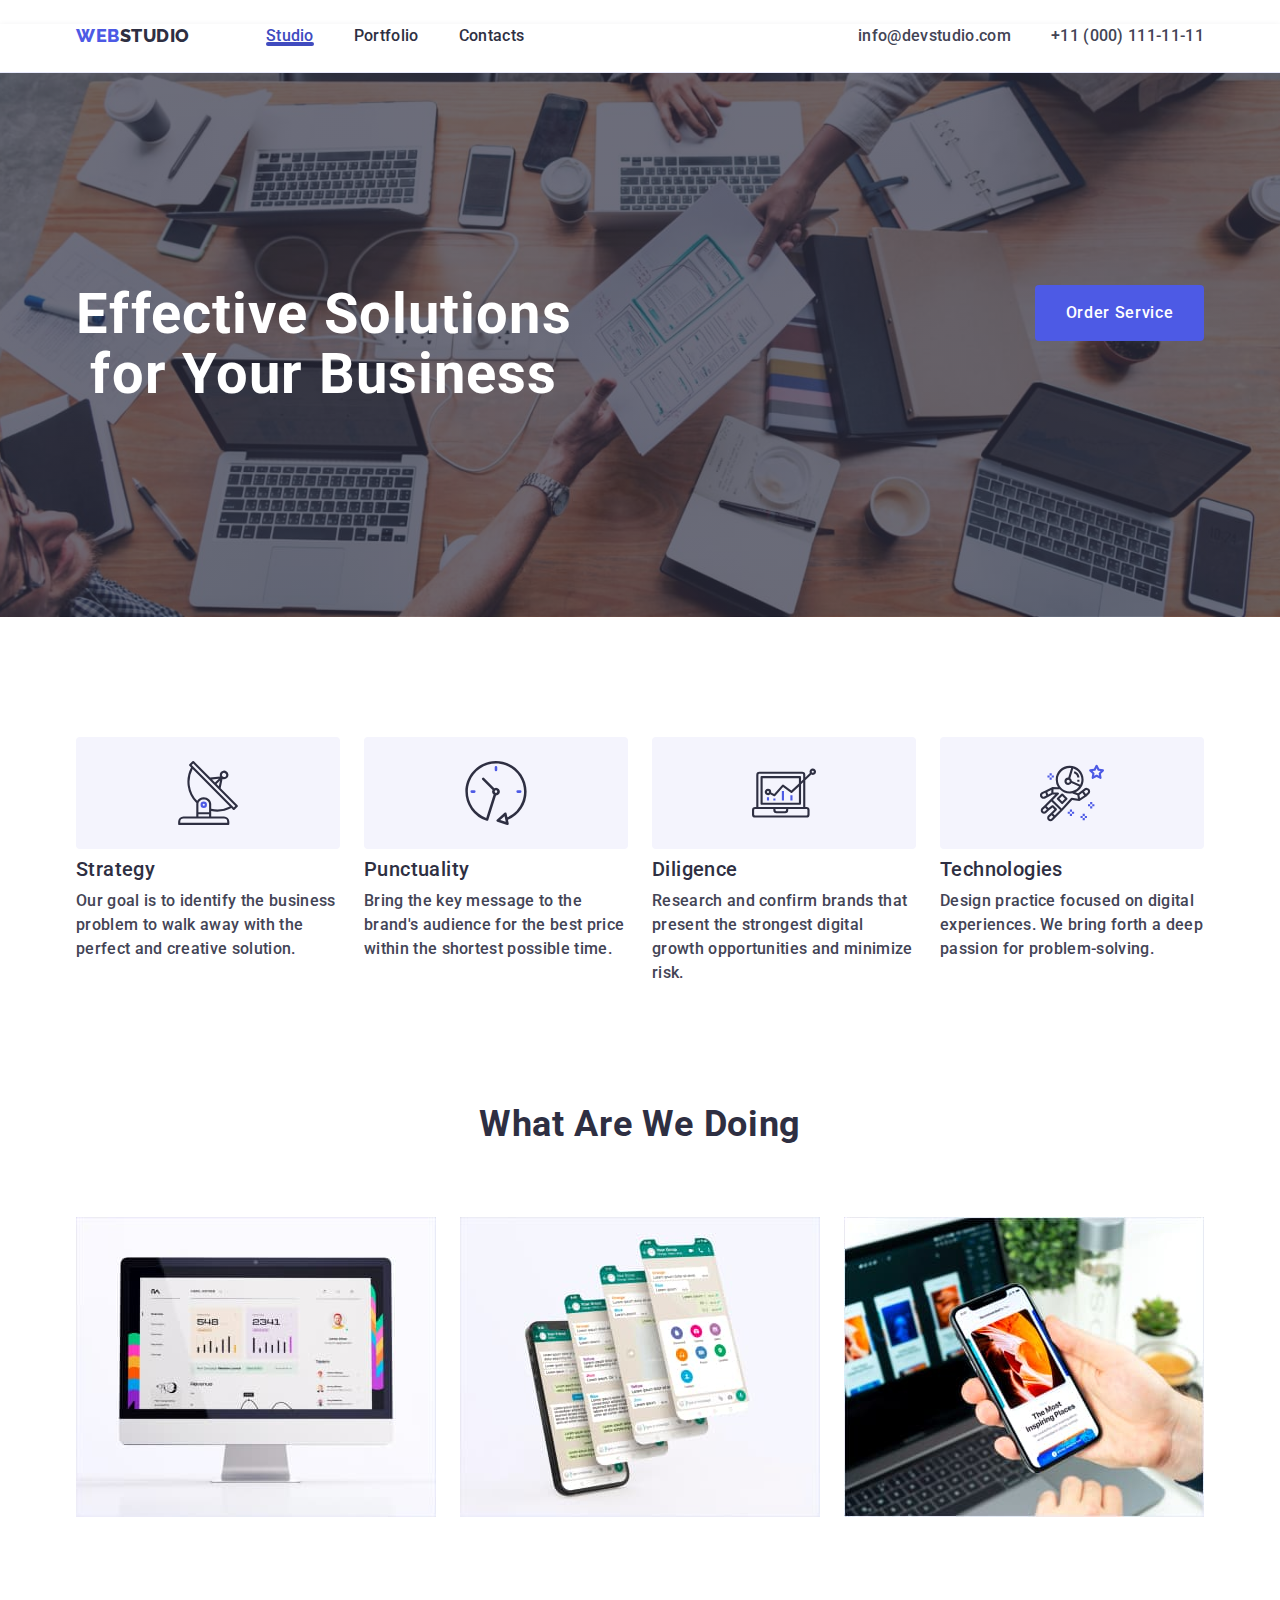
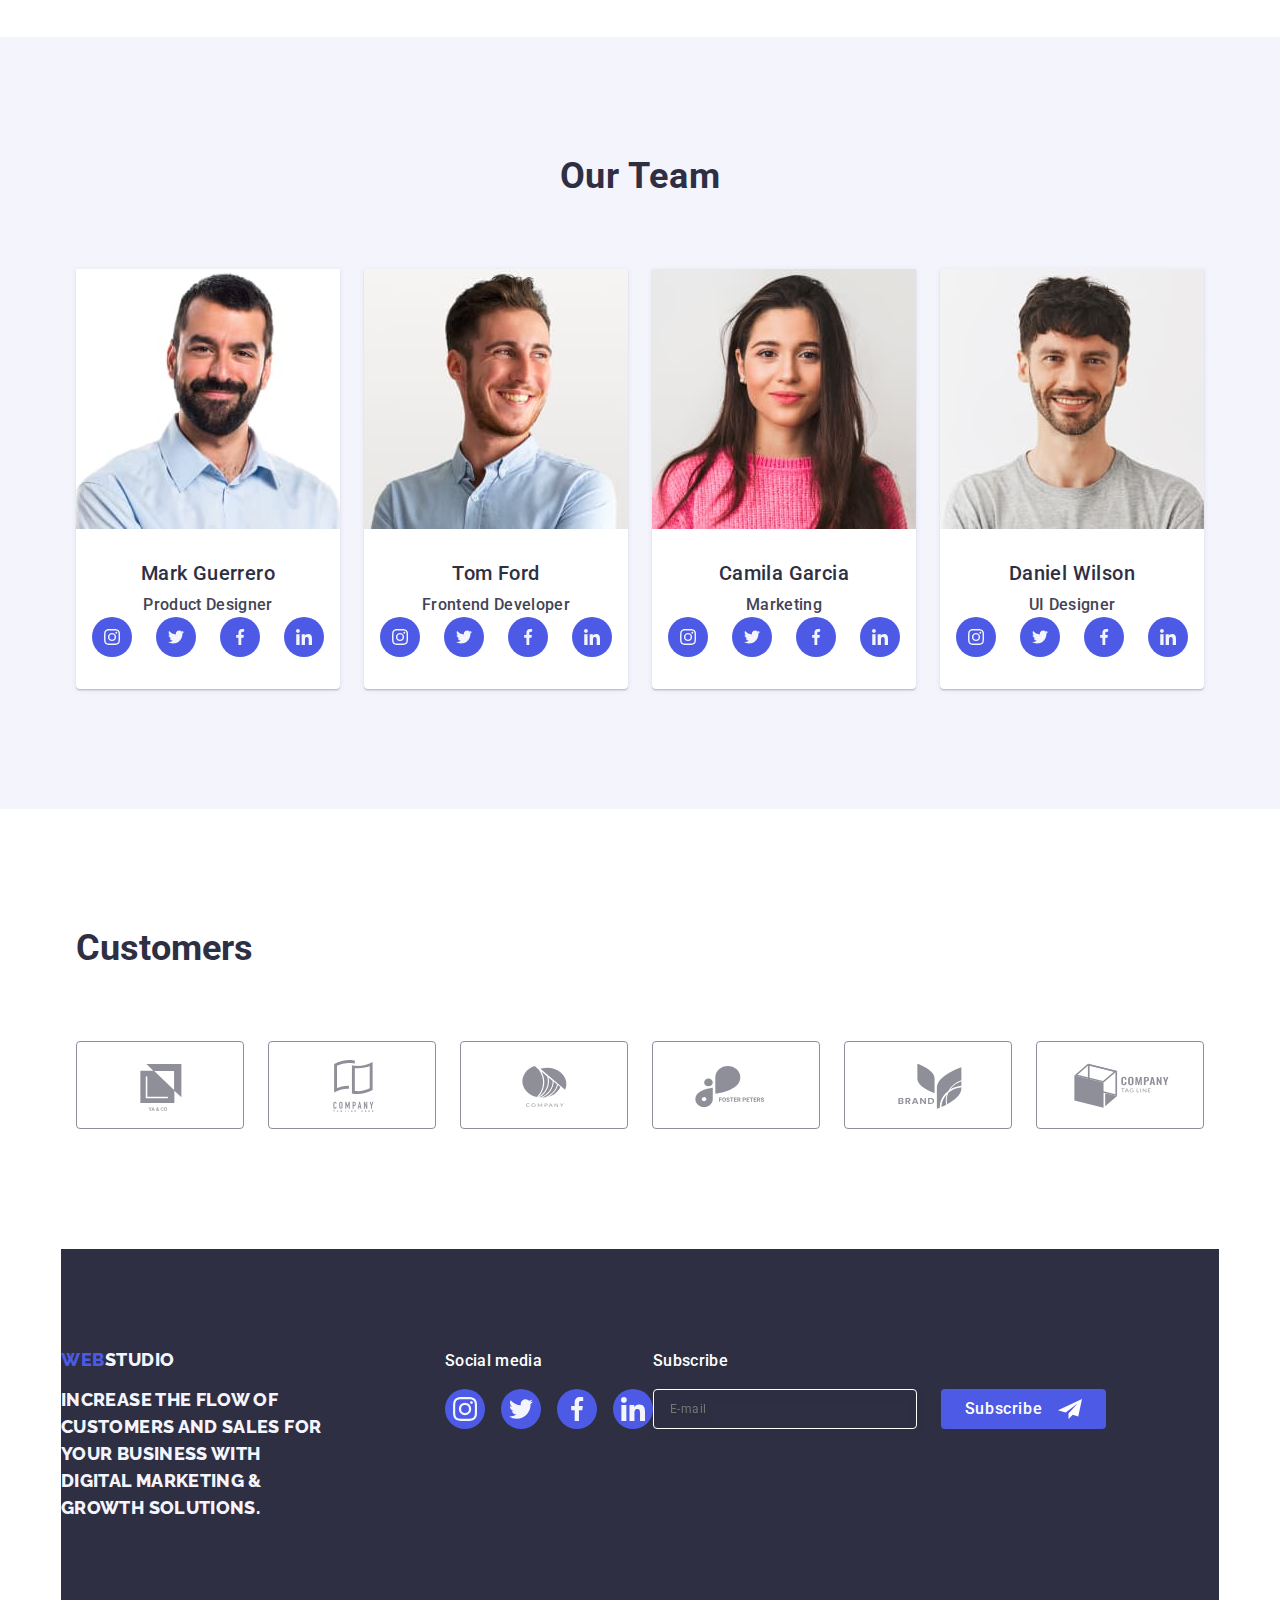
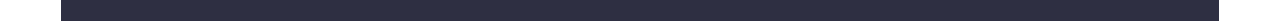
<file: index.html>
<!DOCTYPE html>
<html lang="en">
  <head>
    <meta charset="UTF-8" />
    <meta name="viewport" content="width=device-width, initial-scale=1.0" />
    <title>Document</title>
    <link
      rel="stylesheet"
      href="https://cdn.jsdelivr.net/npm/modern-normalize@2.0.0/modern-normalize.min.css"
    />
    <!-- styles -->
    <link rel="stylesheet" href="./css/style.css" />
    <!-- fonts -->
    <link rel="preconnect" href="https://fonts.googleapis.com" />
    <link rel="preconnect" href="https://fonts.gstatic.com" crossorigin />
    <link
      href="https://fonts.googleapis.com/css2?family=Raleway:wght@800&display=swap"
      rel="stylesheet"
    />
    <!-- roboto -->
    <link rel="preconnect" href="https://fonts.googleapis.com" />
    <link rel="preconnect" href="https://fonts.gstatic.com" crossorigin />
    <link
      href="https://fonts.googleapis.com/css2?family=Roboto:wght@400;500;700;900&display=swap"
      rel="stylesheet"
    />
  </head>
  <body>
    <header class="headder-border-style">
      <div class="headder-container container">
        <nav class="navigation-container">
          <a
            href="./index.html"
            target="_self"
            class="navigation link logo-block"
            >Web<span class="second-logo-part">Studio</span></a
          >
          <ul class="list nav-list-cont">
            <li>
              <a
                href="./index.html"
                target="_self"
                class="first-link-nav link main-pg active"
              >
                Studio
              </a>
            </li>
            <li>
              <a
                href="./portfolio.html"
                target="_self"
                class="first-link-nav link nav-link-box main-pg"
              >
                Portfolio
              </a>
            </li>
            <li>
              <a
                href=""
                target="_self"
                class="first-link-nav link nav-link-box main-pg"
              >
                Contacts
              </a>
            </li>
          </ul>
        </nav>
        <address class="address-style">
          <ul class="list address-link-box">
            <li>
              <a
                href="mailto:info@devstudio.com"
                target="_blank"
                class="address-link-style link active"
                >info@devstudio.com</a
              >
            </li>
            <li>
              <a
                href="tel:+110001111111"
                target="_blank"
                class="address-link-style link active"
              >
                +11 (000) 111-11-11
              </a>
            </li>
          </ul>
        </address>
      </div>
    </header>
    <main>
      <!--hero section-->
      <section class="first-section-container">
        <div class="container headder-container">
          <h1 class="first-section-h-first-style first-section-h-box">
            Effective Solutions for Your Business
          </h1>
          <button
            type="button"
            data-modal-open
            class="btn-style hero-section-btn-box"
          >
            Order Service
          </button>
        </div>
      </section>

      <!--benefits Section-->
      <section class="seond-section-container">
        <div class="container">
          <h2 class="visually-hidden">section2</h2>
          <ul class="list second-section-ul-box">
            <li class="second-section-li-box">
              <div class="second-section-icon">
                <svg width="64" height="64">
                  <use href="./images/icons.svg#icon-antenna-one"></use>
                </svg>
              </div>
              <h3
                class="second-section-h-third-style second-section-h-third-box"
              >
                Strategy
              </h3>
              <p class="second-section-p-style">
                Our goal is to identify the business problem to walk away with
                the perfect and creative solution.
              </p>
            </li>
            <li class="second-section-li-box">
              <div class="second-section-icon">
                <svg width="64" height="64">
                  <use href="./images/icons.svg#icon-clock-one"></use>
                </svg>
              </div>
              <h3
                class="second-section-h-third-style second-section-h-third-box"
              >
                Punctuality
              </h3>
              <p class="second-section-p-style">
                Bring the key message to the brand's audience for the best price
                within the shortest possible time.
              </p>
            </li>
            <li class="second-section-li-box">
              <div class="second-section-icon">
                <svg width="64" height="64">
                  <use href="./images/icons.svg#icon-diagram-one"></use>
                </svg>
              </div>
              <h3
                class="second-section-h-third-style second-section-h-third-box"
              >
                Diligence
              </h3>
              <p class="second-section-p-style">
                Research and confirm brands that present the strongest digital
                growth opportunities and minimize risk.
              </p>
            </li>
            <li class="second-section-li-box">
              <div class="second-section-icon">
                <svg width="64" height="64">
                  <use href="./images/icons.svg#icon-astronaut-one"></use>
                </svg>
              </div>
              <h3
                class="second-section-h-third-style second-section-h-third-box"
              >
                Technologies
              </h3>
              <p class="second-section-p-style">
                Design practice focused on digital experiences. We bring forth a
                deep passion for problem-solving.
              </p>
            </li>
          </ul>
        </div>
      </section>

      <!--what are we doing section-->
      <section class="third-section-container">
        <div class="container">
          <h2 class="third-section-h-second-style third-section-h-box">
            What are we doing
          </h2>
          <ul class="list third-section-ul-box">
            <li class="third-section-li-box">
              <img
                src="./images/whatAreWeDoing-section/monitor.jpg"
                alt="monitor"
                width="360"
                height="300"
              />
            </li>
            <li class="third-section-li-box">
              <img
                src="./images/whatAreWeDoing-section/mobile_windows.jpg"
                alt="mobile windows"
                width="360"
                height="300"
              />
            </li>
            <li class="third-section-li-box">
              <img
                src="./images/whatAreWeDoing-section/phone_in_hand.jpg"
                alt="phone in hand"
                width="360"
                height="300"
              />
            </li>
          </ul>
        </div>
      </section>

      <!--our team section-->
      <section class="fourth-section-style fourth-section-container">
        <div class="container">
          <h2 class="fourth-section-h-styles fourth-section-h-second-box">
            Our Team
          </h2>
          <ul class="list fourth-section-ul-box">
            <li class="fourth-section-li-style fourth-section-li-box">
              <img
                src="./images/ourTeam-section/mark_guerrero.jpg"
                alt="Mark Guerrero"
                width="264"
                height="260"
              />
              <div class="fourth-section-card-info-box">
                <h3
                  class="second-section-h-third-style fourth-section-card-h-box"
                >
                  Mark Guerrero
                </h3>
                <p class="second-section-p-style fourth-section-card-p-box">
                  Product Designer
                </p>
                <ul class="fourth-section-card-link list">
                  <li class="card-icon">
                    <a href="" class="a-box-style">
                      <svg width="16" height="16" class="links-icons-style">
                        <use
                          href="./images/icons.svg#icon-instagram-second"
                        ></use>
                      </svg>
                    </a>
                  </li>
                  <li class="card-icon">
                    <a href="" class="a-box-style">
                      <svg width="16" height="16" class="links-icons-style">
                        <use href="./images/icons.svg#icon-twitter-one"></use>
                      </svg>
                    </a>
                  </li>
                  <li class="card-icon">
                    <a href="" class="a-box-style">
                      <svg width="16" height="16" class="links-icons-style">
                        <use href="./images/icons.svg#icon-facebook-one"></use>
                      </svg>
                    </a>
                  </li>
                  <li class="card-icon">
                    <a href="" class="a-box-style">
                      <svg width="16" height="16" class="links-icons-style">
                        <use href="./images/icons.svg#icon-linkedin-one"></use>
                      </svg>
                    </a>
                  </li>
                </ul>
              </div>
            </li>
            <li class="fourth-section-li-style fourth-section-li-box">
              <img
                src="./images/ourTeam-section/tom_ford.jpg"
                alt="Tom Ford"
                width="264"
                height="260"
              />
              <div class="fourth-section-card-info-box">
                <h3
                  class="second-section-h-third-style fourth-section-card-h-box"
                >
                  Tom Ford
                </h3>
                <p class="second-section-p-style fourth-section-card-p-box">
                  Frontend Developer
                </p>
                <ul class="fourth-section-card-link list">
                  <li class="card-icon">
                    <a href="" class="a-box-style">
                      <svg width="16" height="16" class="links-icons-style">
                        <use
                          href="./images/icons.svg#icon-instagram-second"
                        ></use>
                      </svg>
                    </a>
                  </li>
                  <li class="card-icon">
                    <a href="" class="a-box-style">
                      <svg width="16" height="16" class="links-icons-style">
                        <use href="./images/icons.svg#icon-twitter-one"></use>
                      </svg>
                    </a>
                  </li>
                  <li class="card-icon">
                    <a href="" class="a-box-style">
                      <svg width="16" height="16" class="links-icons-style">
                        <use href="./images/icons.svg#icon-facebook-one"></use>
                      </svg>
                    </a>
                  </li>
                  <li class="card-icon">
                    <a href="" class="a-box-style">
                      <svg width="16" height="16" class="links-icons-style">
                        <use href="./images/icons.svg#icon-linkedin-one"></use>
                      </svg>
                    </a>
                  </li>
                </ul>
              </div>
            </li>
            <li class="fourth-section-li-style fourth-section-li-box">
              <img
                src="./images/ourTeam-section/camila_garcia.jpg"
                alt="Camila Garcia"
                width="264"
                height="260"
              />
              <div class="fourth-section-card-info-box">
                <h3
                  class="second-section-h-third-style fourth-section-card-h-box"
                >
                  Camila Garcia
                </h3>
                <p class="second-section-p-style fourth-section-card-p-box">
                  Marketing
                </p>
                <ul class="fourth-section-card-link list">
                  <li class="card-icon">
                    <a href="" class="a-box-style">
                      <svg width="16" height="16" class="links-icons-style">
                        <use
                          href="./images/icons.svg#icon-instagram-second"
                        ></use>
                      </svg>
                    </a>
                  </li>
                  <li class="card-icon">
                    <a href="" class="a-box-style">
                      <svg width="16" height="16" class="links-icons-style">
                        <use href="./images/icons.svg#icon-twitter-one"></use>
                      </svg>
                    </a>
                  </li>
                  <li class="card-icon">
                    <a href="" class="a-box-style">
                      <svg width="16" height="16" class="links-icons-style">
                        <use href="./images/icons.svg#icon-facebook-one"></use>
                      </svg>
                    </a>
                  </li>
                  <li class="card-icon">
                    <a href="" class="a-box-style">
                      <svg width="16" height="16" class="links-icons-style">
                        <use href="./images/icons.svg#icon-linkedin-one"></use>
                      </svg>
                    </a>
                  </li>
                </ul>
              </div>
            </li>
            <li class="fourth-section-li-style fourth-section-li-box">
              <img
                src="./images/ourTeam-section/daniel_wilson.jpg"
                alt="Daniel Wilson"
                width="264"
                height="260"
              />
              <div class="fourth-section-card-info-box">
                <h3
                  class="second-section-h-third-style fourth-section-card-h-box"
                >
                  Daniel Wilson
                </h3>
                <p class="second-section-p-style fourth-section-card-p-box">
                  UI Designer
                </p>
                <ul class="fourth-section-card-link list">
                  <li class="card-icon">
                    <a href="" class="a-box-style">
                      <svg width="16" height="16" class="links-icons-style">
                        <use
                          href="./images/icons.svg#icon-instagram-second"
                        ></use>
                      </svg>
                    </a>
                  </li>
                  <li class="card-icon">
                    <a href="" class="a-box-style">
                      <svg width="16" height="16" class="links-icons-style">
                        <use href="./images/icons.svg#icon-twitter-one"></use>
                      </svg>
                    </a>
                  </li>
                  <li class="card-icon">
                    <a href="" class="a-box-style">
                      <svg width="16" height="16" class="links-icons-style">
                        <use href="./images/icons.svg#icon-facebook-one"></use>
                      </svg>
                    </a>
                  </li>
                  <li class="card-icon">
                    <a href="" class="a-box-style">
                      <svg width="16" height="16" class="links-icons-style">
                        <use href="./images/icons.svg#icon-linkedin-one"></use>
                      </svg>
                    </a>
                  </li>
                </ul>
              </div>
            </li>
          </ul>
        </div>
      </section>

      <!--customers section-->
      <section class="customers-container">
        <div class="container">
          <h2 class="customers-h-box">Customers</h2>
          <ul class="customers-ul-box list">
            <li class="customers-li-box">
              <a href="" class="customers-li-link"
                ><svg width="104" height="56" class="customers-icons-color">
                  <use href="./images/icons.svg#icon-logo"></use></svg
              ></a>
            </li>
            <li class="customers-li-box">
              <a href="" class="customers-li-link"
                ><svg width="104" height="56" class="customers-icons-color">
                  <use href="./images/icons.svg#icon-logo-two"></use></svg
              ></a>
            </li>
            <li class="customers-li-box">
              <a href="" class="customers-li-link"
                ><svg width="104" height="56" class="customers-icons-color">
                  <use href="./images/icons.svg#icon-logo-three"></use></svg
              ></a>
            </li>
            <li class="customers-li-box">
              <a href="" class="customers-li-link"
                ><svg width="104" height="56" class="customers-icons-color">
                  <use href="./images/icons.svg#icon-icon-four"></use></svg
              ></a>
            </li>
            <li class="customers-li-box">
              <a href="" class="customers-li-link"
                ><svg width="104" height="56" class="customers-icons-color">
                  <use href="./images/icons.svg#icon-logo-five"></use></svg
              ></a>
            </li>
            <li class="customers-li-box">
              <a href="" class="customers-li-link"
                ><svg width="104" height="56" class="customers-icons-color">
                  <use href="./images/icons.svg#icon-icon-six"></use></svg
              ></a>
            </li>
          </ul>
        </div>
      </section>
    </main>
    <footer>
      <div class="container footer-container">
        <div class="footer-links-style example">
          <a
            href="./index.html"
            target="_self"
            class="navigation link footer-link-box"
            >Web<span class="footer-logo-second-part">Studio</span></a
          >
          <p class="navigation footer-paragraph-style footer-p-box">
            Increase the flow of customers and sales for your business with
            digital marketing & growth solutions.
          </p>
        </div>
        <div class="footer-media-p">
          <p class="footer-media-p">Social media</p>
          <ul class="footer-media-ul list">
            <li class="footer-media-li">
              <a href="" class="footer-media-a">
                <svg width="24" height="24" class="footer-icon-style">
                  <use href="./images/icons.svg#icon-instagram-second"></use>
                </svg>
              </a>
            </li>
            <li class="footer-media-li">
              <a href="" class="footer-media-a">
                <svg width="24" height="24" class="footer-icon-style">
                  <use href="./images/icons.svg#icon-twitter-one"></use>
                </svg>
              </a>
            </li>
            <li class="footer-media-li">
              <a href="" class="footer-media-a">
                <svg width="24" height="24" class="footer-icon-style">
                  <use href="./images/icons.svg#icon-facebook-one"></use>
                </svg>
              </a>
            </li>
            <li class="footer-media-li">
              <a href="" class="footer-media-a">
                <svg width="24" height="24" class="footer-icon-style">
                  <use href="./images/icons.svg#icon-linkedin-one"></use>
                </svg>
              </a>
            </li>
          </ul>
        </div>
        <div class="interactive-box">
          <p class="interactive-p">Subscribe</p>
          <form class="interactive-form">
            <label class="interactive-form-label"
              ><input
                name="e-mail"
                type="email"
                placeholder="E-mail"
                class="input-email"
              />
            </label>
            <button class="interactive-btn" type="submit">
              Subscribe
              <svg height="24" width="24" class="interactive-btn-icon">
                <use href="./images/icons.svg#icon-paper-plane"></use>
              </svg>
            </button>
          </form>
        </div>
      </div>
    </footer>
    <div data-modal class="modal-container is-hidden">
      <div class="modal-box">
        <button type="button" data-modal-close class="modal-box-btn">
          <svg width="8" height="8" class="modal-icon-anim">
            <use href="./images/icons.svg#icon-close-black"></use>
          </svg>
        </button>
        <p class="modal-p">Leave your contacts and we will call you back</p>
        <form>
          <div class="modal-form">
            <label for="user-name" class="modal-form-label">Name</label>
            <div class="modal-input">
              <input
                id="user-name"
                name="user-name"
                type="text"
                class="modal-input-text"
              />
              <svg width="18" height="24" class="input-name">
                <use href="./images/icons.svg#icon-person-black"></use>
              </svg>
            </div>
          </div>
          <div class="modal-form">
            <label for="phone" class="modal-form-label">Phone</label>

            <div class="modal-input">
              <input
                id="phone"
                name="input-phone"
                type="text"
                class="modal-input-text"
              />
              <svg width="18" height="24" class="input-name">
                <use href="./images/icons.svg#icon-phone-black"></use>
              </svg>
            </div>
          </div>
          <div class="modal-form">
            <label for="email" class="modal-form-label">Email</label>

            <div class="modal-input">
              <input
                id="email"
                name="input-email"
                type="text"
                class="modal-input-text"
              />
              <svg width="18" height="24" class="input-name">
                <use href="./images/icons.svg#icon-email-black"></use>
              </svg>
            </div>
          </div>
          <div class="modal-text-style">
            <label for="user-comment" class="modal-form-label">Comment</label>
            <textarea
              name="user-comment"
              id="user-comment"
              cols="30"
              rows="10"
              placeholder="Text input"
              class="modal-text-area"
            ></textarea>
          </div>
          <div class="modal-checkbox">
            <input
              id="user-privacy"
              name="user-privacy"
              type="checkbox"
              value="true"
              class="checkbox visually-hidden"
            />
            <label for="user-privacy" class="checkbox-text">
              <span class="checkbox-label-span">
                <svg width="10" height="8" class="custom-chek">
                  <use href="./images/icons.svg#checkbox"></use>
                </svg>
              </span>
              I accept the terms and conditions of the
              <a href="" class="checkbox-a">Privacy Policy</a>
            </label>
          </div>
          <button type="submit" class="form-send-btn">Send</button>
        </form>
      </div>
    </div>
    <script src="./js/modal.js"></script>
  </body>
</html>
</file>
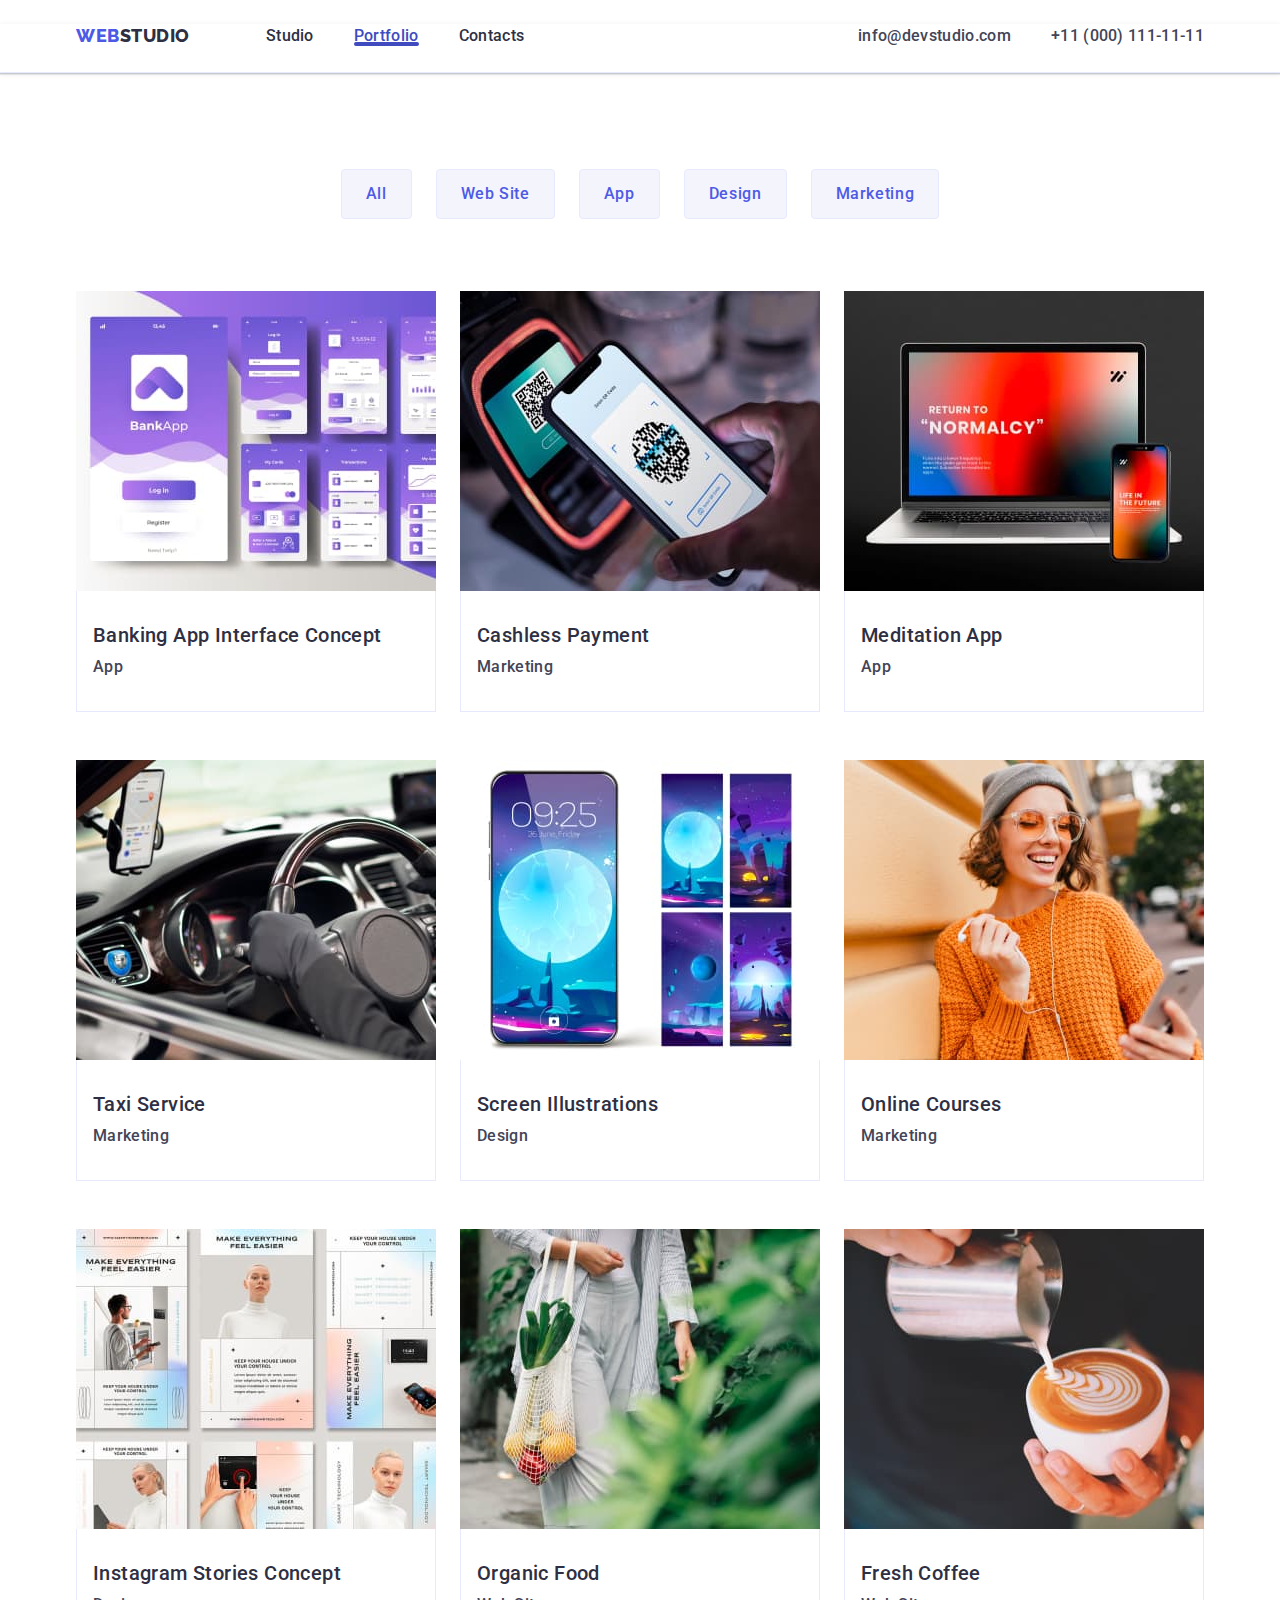
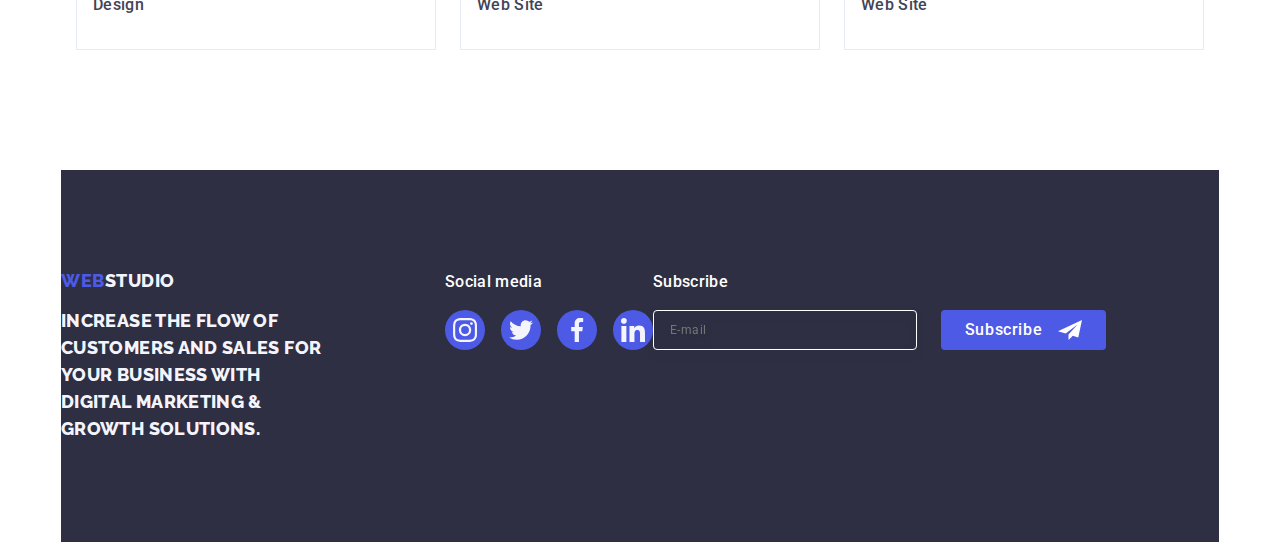
<file: portfolio.html>
<!DOCTYPE html>
<html lang="en">
  <head>
    <meta charset="UTF-8" />
    <meta name="viewport" content="width=device-width, initial-scale=1.0" />
    <title>Document</title>
    <link
      rel="stylesheet"
      href="https://cdn.jsdelivr.net/npm/modern-normalize@2.0.0/modern-normalize.min.css"
    />
    <!-- styles -->
    <link rel="stylesheet" href="./css/style.css" />
    <!-- fonts -->
    <link rel="preconnect" href="https://fonts.googleapis.com" />
    <link rel="preconnect" href="https://fonts.gstatic.com" crossorigin />
    <link
      href="https://fonts.googleapis.com/css2?family=Raleway:wght@800&display=swap"
      rel="stylesheet"
    />
    <!-- roboto -->
    <link rel="preconnect" href="https://fonts.googleapis.com" />
    <link rel="preconnect" href="https://fonts.gstatic.com" crossorigin />
    <link
      href="https://fonts.googleapis.com/css2?family=Roboto:wght@400;500;700;900&display=swap"
      rel="stylesheet"
    />
  </head>
  <body>
    <header class="headder-border-style">
      <div class="headder-container container">
        <nav class="navigation-container">
          <a
            href="./index.html"
            target="_self"
            class="navigation link logo-block"
            >Web<span class="second-logo-part">Studio</span></a
          >
          <ul class="list nav-list-cont">
            <li>
              <a
                href="./index.html"
                target="_self"
                class="first-link-nav link main-pg"
              >
                Studio
              </a>
            </li>
            <li>
              <a
                href="./portfolio.html"
                target="_self"
                class="first-link-nav link nav-link-box main-pg active"
              >
                Portfolio
              </a>
            </li>
            <li>
              <a
                href=""
                target="_self"
                class="first-link-nav link nav-link-box main-pg"
              >
                Contacts
              </a>
            </li>
          </ul>
        </nav>
        <address class="address-style">
          <ul class="list address-link-box">
            <li>
              <a
                href="mailto:info@devstudio.com"
                target="_blank"
                class="address-link-style link active"
                >info@devstudio.com</a
              >
            </li>
            <li>
              <a
                href="tel:+110001111111"
                target="_blank"
                class="address-link-style link"
              >
                +11 (000) 111-11-11
              </a>
            </li>
          </ul>
        </address>
      </div>
    </header>
    <main>
      <!-- main filling section -->
      <section class="portfolio-hero-section-container">
        <div class="container">
          <h1 class="visually-hidden">first section</h1>
          <ul class="list portfolio-hero-ul-box">
            <li>
              <button
                type="button"
                class="btn-first-style portfolio-hero-frst-btn"
              >
                All
              </button>
            </li>
            <li>
              <button
                type="button"
                class="btn-first-style portfolio-hero-frst-btn"
              >
                Web Site
              </button>
            </li>
            <li>
              <button
                type="button"
                class="btn-first-style portfolio-hero-frst-btn"
              >
                App
              </button>
            </li>
            <li>
              <button
                type="button"
                class="btn-first-style portfolio-hero-frst-btn"
              >
                Design
              </button>
            </li>
            <li>
              <button
                type="button"
                class="btn-first-style portfolio-hero-frst-btn"
              >
                Marketing
              </button>
            </li>
          </ul>
          <!-- rows -->
          <ul class="list portfolio-hero-rows-container">
            <li class="portfolio-hero-li-box">
              <a href="" class="work-example link">
                <div class="image-overlay-block">
                  <img
                    src="./images/portfolio/1row-1.jpg"
                    alt="to many app windows"
                    width="360"
                  />
                  <p class="overlay portfolio-hiden-p">
                    14 Stylish and User-Friendly App Design Concepts · Task
                    Manager App · Calorie Tracker App · Exotic Fruit Ecommerce
                    App · Cloud Storage App
                  </p>
                </div>
                <div class="portfolio-hero-card-info-box">
                  <h2 class="portfolio-rows-card-style">
                    Banking App Interface Concept
                  </h2>
                  <p class="portfolio-rows-p-style">App</p>
                </div></a
              >
            </li>
            <li class="portfolio-hero-li-box">
              <a href="" class="work-example link">
                <div class="image-overlay-block">
                  <img
                    src="./images/portfolio/1row-2.jpg"
                    alt="paying with phone"
                    width="360"
                  />
                  <p class="overlay portfolio-hiden-p">
                    14 Stylish and User-Friendly App Design Concepts · Task
                    Manager App · Calorie Tracker App · Exotic Fruit Ecommerce
                    App · Cloud Storage App
                  </p>
                </div>
                <div class="portfolio-hero-card-info-box">
                  <h2 class="portfolio-rows-card-style">Cashless Payment</h2>
                  <p class="portfolio-rows-p-style">Marketing</p>
                </div></a
              >
            </li>
            <li class="portfolio-hero-li-box">
              <a href="" class="work-example link">
                <div class="image-overlay-block">
                  <img
                    src="./images/portfolio/1row-3.jpg"
                    alt="laptop with phone"
                    width="360"
                  />
                  <p class="overlay portfolio-hiden-p">
                    14 Stylish and User-Friendly App Design Concepts · Task
                    Manager App · Calorie Tracker App · Exotic Fruit Ecommerce
                    App · Cloud Storage App
                  </p>
                </div>
                <div class="portfolio-hero-card-info-box">
                  <h2 class="portfolio-rows-card-style">Meditation App</h2>
                  <p class="portfolio-rows-p-style">App</p>
                </div></a
              >
            </li>
            <li class="portfolio-hero-li-box">
              <a href="" class="work-example link">
                <div class="image-overlay-block">
                  <img
                    src="./images/portfolio/2row-1.jpg"
                    alt="phone on drive stand"
                    width="360"
                  />
                  <p class="overlay portfolio-hiden-p">
                    14 Stylish and User-Friendly App Design Concepts · Task
                    Manager App · Calorie Tracker App · Exotic Fruit Ecommerce
                    App · Cloud Storage App
                  </p>
                </div>
                <div class="portfolio-hero-card-info-box">
                  <h2 class="portfolio-rows-card-style">Taxi Service</h2>
                  <p class="portfolio-rows-p-style">Marketing</p>
                </div></a
              >
            </li>
            <li class="portfolio-hero-li-box">
              <a href="" class="work-example link">
                <div class="image-overlay-block">
                  <img
                    src="./images/portfolio/2row-2.jpg"
                    alt="wallpapper array"
                    width="360"
                  />
                  <p class="overlay portfolio-hiden-p">
                    14 Stylish and User-Friendly App Design Concepts · Task
                    Manager App · Calorie Tracker App · Exotic Fruit Ecommerce
                    App · Cloud Storage App
                  </p>
                </div>
                <div class="portfolio-hero-card-info-box">
                  <h2 class="portfolio-rows-card-style">
                    Screen Illustrations
                  </h2>
                  <p class="portfolio-rows-p-style">Design</p>
                </div></a
              >
            </li>
            <li class="portfolio-hero-li-box">
              <a href="" class="work-example link">
                <div class="image-overlay-block">
                  <img
                    src="./images/portfolio/2row-3.jpg"
                    alt="girl with garniture"
                    width="360"
                  />
                  <p class="overlay portfolio-hiden-p">
                    14 Stylish and User-Friendly App Design Concepts · Task
                    Manager App · Calorie Tracker App · Exotic Fruit Ecommerce
                    App · Cloud Storage App
                  </p>
                </div>
                <div class="portfolio-hero-card-info-box">
                  <h2 class="portfolio-rows-card-style">Online Courses</h2>
                  <p class="portfolio-rows-p-style">Marketing</p>
                </div></a
              >
            </li>
            <li class="portfolio-hero-li-box">
              <a href="" class="work-example link">
                <div class="image-overlay-block">
                  <img
                    src="./images/portfolio/3row-1.jpg"
                    alt="examples style"
                    width="360"
                  />
                  <p class="overlay portfolio-hiden-p">
                    14 Stylish and User-Friendly App Design Concepts · Task
                    Manager App · Calorie Tracker App · Exotic Fruit Ecommerce
                    App · Cloud Storage App
                  </p>
                </div>
                <div class="portfolio-hero-card-info-box">
                  <h2 class="portfolio-rows-card-style">
                    Instagram Stories Concept
                  </h2>
                  <p class="portfolio-rows-p-style">Design</p>
                </div></a
              >
            </li>
            <li class="portfolio-hero-li-box">
              <a href="" class="work-example link">
                <div class="image-overlay-block">
                  <img
                    src="./images/portfolio/3row-2.jpg"
                    alt="healthy food in bag"
                    width="360"
                  />
                  <p class="overlay portfolio-hiden-p">
                    14 Stylish and User-Friendly App Design Concepts · Task
                    Manager App · Calorie Tracker App · Exotic Fruit Ecommerce
                    App · Cloud Storage App
                  </p>
                </div>
                <div class="portfolio-hero-card-info-box">
                  <h2 class="portfolio-rows-card-style">Organic Food</h2>
                  <p class="portfolio-rows-p-style">Web Site</p>
                </div></a
              >
            </li>
            <li class="portfolio-hero-li-box">
              <a href="" class="work-example link">
                <div class="image-overlay-block">
                  <img
                    src="./images/portfolio/3row-3.jpg"
                    alt="barista create a pain"
                    width="360"
                  />
                  <p class="overlay portfolio-hiden-p">
                    14 Stylish and User-Friendly App Design Concepts · Task
                    Manager App · Calorie Tracker App · Exotic Fruit Ecommerce
                    App · Cloud Storage App
                  </p>
                </div>
                <div class="portfolio-hero-card-info-box">
                  <h2 class="portfolio-rows-card-style">Fresh Coffee</h2>
                  <p class="portfolio-rows-p-style">Web Site</p>
                </div></a
              >
            </li>
          </ul>
        </div>
      </section>
    </main>
    <footer>
      <div class="container footer-container">
        <div class="footer-links-style example">
          <a
            href="./index.html"
            target="_self"
            class="navigation link footer-link-box"
            >Web<span class="footer-logo-second-part">Studio</span></a
          >
          <p class="navigation footer-paragraph-style footer-p-box">
            Increase the flow of customers and sales for your business with
            digital marketing & growth solutions.
          </p>
        </div>
        <div class="footer-media-p">
          <p class="footer-media-p">Social media</p>
          <ul class="footer-media-ul list">
            <li class="footer-media-li">
              <a href="" class="footer-media-a">
                <svg width="24" height="24" class="footer-icon-style">
                  <use href="./images/icons.svg#icon-instagram-second"></use>
                </svg>
              </a>
            </li>
            <li class="footer-media-li">
              <a href="" class="footer-media-a">
                <svg width="24" height="24" class="footer-icon-style">
                  <use href="./images/icons.svg#icon-twitter-one"></use>
                </svg>
              </a>
            </li>
            <li class="footer-media-li">
              <a href="" class="footer-media-a">
                <svg width="24" height="24" class="footer-icon-style">
                  <use href="./images/icons.svg#icon-facebook-one"></use>
                </svg>
              </a>
            </li>
            <li class="footer-media-li">
              <a href="" class="footer-media-a">
                <svg width="24" height="24" class="footer-icon-style">
                  <use href="./images/icons.svg#icon-linkedin-one"></use>
                </svg>
              </a>
            </li>
          </ul>
        </div>
        <div class="interactive-box">
          <p class="interactive-p">Subscribe</p>
          <form class="interactive-form">
            <label class="interactive-form-label"
              ><input
                name="e-mail"
                type="email"
                placeholder="E-mail"
                class="input-email"
              />
            </label>
            <button class="interactive-btn" type="submit">
              Subscribe
              <svg height="24" width="24" class="interactive-btn-icon">
                <use href="./images/icons.svg#icon-paper-plane"></use>
              </svg>
            </button>
          </form>
        </div>
      </div>
    </footer>
  </body>
</html>
</file>
<file: css/style.css>
/* common styles */
:root {
  --primary-font-color: #ffffff;
  --primary-text-color: #434455;
  --primary-brand-color: #404bbf;
  --logo-color: #4d5ae5;
  --primary-link-color: #2e2f42;
  --bg-btn-color: #f4f4fd;
  --portfolio-frst-btn-color: #e7e9fc;
  --customers-link-color: #8e8f99;
  --ocean: #404bbf;
  --modal-label-color: #8e8f99;
}
body {
  font-family: 'Raleway', sans-serif;
  font-family: 'Roboto', sans-serif;
  font-family: 'Roboto', sans-serif;
  color: #434455;
  background-color: var(--primary-font-color);
  font-size: 14px;
  font-weight: 500;
  line-height: 1.5;
}
*,
*::before,
*::after {
  box-sizing: border-box;
  margin: 0;
}
img {
  display: block;
}
h1,
h2,
h3,
h4,
h5,
h6,
p {
  margin-top: 0;
  margin-bottom: 0;
}
ul,
ol {
  margin-top: 0;
  margin-bottom: 0;
  padding-left: 0;
}
.container {
  width: 1158px;
  margin: 0 auto;
  padding: 0 15px;
}

/* headder */
.headder-border-style {
  border-bottom: 1px solid #e7e9fc;
  box-shadow: 0px 2px 1px rgba(46, 47, 66, 0.08),
    0px 1px 1px rgba(46, 47, 66, 0.16), 0px 1px 6px rgba(46, 47, 66, 0.08);
}
.headder-container {
  display: flex;
  justify-content: space-between;
  margin-top: 24px;
  margin-bottom: 24px;
}
.navigation-container {
  display: flex;

  align-items: center;
}
.logo-block {
  margin-right: 76px;
}
.nav-list-cont {
  display: flex;
  gap: 40px;
}
.navigation {
  font-family: 'Raleway', sans-serif;
  font-weight: 800;
  font-size: 18px;
  line-height: 1.17;
  letter-spacing: 0.03em;
  text-transform: uppercase;
  color: var(--logo-color);
}
.link {
  text-decoration: none;
}
.second-logo-part {
  color: var(--primary-link-color);
}
.list {
  list-style: none;
}
.first-link-nav {
  font-weight: 500;
  font-size: 16px;
  line-height: 1.5;
  letter-spacing: 0.02em;
  color: var(--primary-link-color);
  position: relative;
  transition: color 250ms cubic-bezier(0.4, 0, 0.2, 1);
}
.first-link-nav:hover,
.first-link-nav:focus {
  color: var(--primary-brand-color);
}
.main-pg.active::after {
  content: '';
  position: absolute;
  bottom: -1px;
  left: 0;
  width: 100%;
  height: 4px;
  border-radius: 2px;
  background-color: var(--ocean);
}
.active {
  color: var(--ocean);
}
.address-style {
  font-style: normal;
}
.address-link-style {
  font-size: 16px;
  line-height: 1.5;
  letter-spacing: 0.02em;
  color: var(--primary-text-color);
  transition: color 250ms cubic-bezier(0.4, 0, 0.2, 1);
}
.address-link-box {
  display: flex;
  gap: 40px;
}
.address-link-style:hover,
.address-link-style:focus {
  color: #404bbf;
}

/* hero section */
.first-section-container {
  padding: 188px 0;
  background-color: var(--primary-link-color);
  background-image: linear-gradient(
      rgba(46, 47, 66, 0.7),
      rgba(46, 47, 66, 0.7)
    ),
    url(../images/people-office.jpg);
  max-width: 1440px;
  background-repeat: no-repeat;
  background-position: center;
  background-size: cover;
  max-width: 1440px;
  margin: 0 auto;
}
.hero-container {
  display: flex;
  align-content: center;
  justify-content: center;
  flex-direction: column;
  align-items: center;
  padding-bottom: 0px;
}
.first-section-h-first-style {
  display: block;
  font-size: 56px;

  line-height: 1.07;
  text-align: center;
  letter-spacing: 0.02em;
  color: #ffffff;
  max-width: 496px;
}
.hero-section-btn-box {
  display: block;
  min-width: 169px;
  height: 56px;
  border: none;
  background-color: var(--logo-color);
  border-radius: 4px;
  cursor: pointer;
  transition: background-color 250ms cubic-bezier(0.4, 0, 0.2, 1);
}

/* second section */
.seond-section-container {
  padding: 120px 0;
}
.second-section-icon {
  display: flex;
  align-items: center;
  justify-content: center;
  height: 112px;
  background-color: #f4f4fd;
  border-radius: 4px;
  margin-bottom: 8px;
}
.visually-hidden {
  position: absolute;
  width: 1px;
  height: 1px;
  margin: -1px;
  border: 0;
  padding: 0;

  white-space: nowrap;
  clip-path: inset(100%);
  clip: rect(0 0 0 0);
  overflow: hidden;
}
.second-section-ul-box {
  display: flex;
  gap: 24px;
}
.second-section-li-box {
  width: calc((100% - 72px) / 4);
}
.second-section-h-third-style {
  font-weight: 500;
  font-size: 20px;
  line-height: 1.2;
  letter-spacing: 0.02em;
  color: var(--primary-link-color);
}
.second-section-h-third-box {
  margin-bottom: 8px;
}
.second-section-p-style {
  font-size: 16px;
  letter-spacing: 0.02em;
}

/* third section */
.third-section-container {
  padding-bottom: 120px;
}
.third-section-h-second-style {
  font-size: 36px;
  line-height: 1.11;
  text-align: center;
  letter-spacing: 0.02em;
  text-transform: capitalize;
  color: var(--primary-link-color);
}
.third-section-h-box {
  margin-bottom: 72px;
}
.third-section-ul-box {
  display: flex;
  gap: 24px;
}
.third-section-li-box {
  width: calc((100% - 48px) / 3);
}

/* fourth section */
.fourth-section-container {
  padding: 120px 0;
}
.fourth-section-h-second-box {
  margin-bottom: 72px;
}
.fourth-section-ul-box {
  display: flex;
  gap: 24px;
}
.fourth-section-li-box {
  width: calc((100% - 72px) / 4);
  border-radius: 0 0 4px 4px;
  box-shadow: 0px 1px 6px rgba(46, 47, 66, 0.08),
    0px 1px 1px rgba(46, 47, 66, 0.16), 0px 2px 1px rgba(46, 47, 66, 0.08);
}
.fourth-section-card-info-box {
  padding-top: 32px;
  padding-bottom: 32px;
}
.fourth-section-card-link {
  display: flex;
  justify-content: center;
  gap: 24px;
}
.card-icon {
  width: 40px;
  height: 40px;
}
.a-box-style {
  width: 100%;
  height: 100%;
  background-color: var(--logo-color);
  border-radius: 50%;
  display: flex;
  align-items: center;
  justify-content: center;
  transition: background-color 250ms cubic-bezier(0.4, 0, 0.2, 1);
}
.a-box-style:hover,
.a-box-style:focus {
  background-color: #404bbf;
}
.links-icons-style {
  fill: var(--bg-btn-color);
}
.fourth-section-card-h-box {
  text-align: center;
  margin-bottom: 8px;
}
.fourth-section-card-p-box {
  text-align: center;
}
.fourth-section-style {
  background-color: #f4f4fd;
}
.fourth-section-h-styles {
  font-size: 36px;
  line-height: 1.11;
  text-align: center;
  letter-spacing: 0.02em;
  text-transform: capitalize;
  color: var(--primary-link-color);
}
.fourth-section-li-style {
  background-color: #ffffff;
}

/* five section */
.customers-container {
  padding-top: 120px;
  padding-bottom: 120px;
}
.customers-h-box {
  font-size: 36px;
  line-height: 1.11;
  color: var(--primary-link-color);
  margin-bottom: 72px;
}
.customers-ul-box {
  display: flex;
  gap: 24px;
}
.customers-li-box {
  width: calc((100% - 120px) / 6);
  height: 88px;
}
.customers-li-link {
  width: 100%;
  height: 100%;
  border: 1px solid #8e8f99;
  border-radius: 4px;
  display: flex;
  align-items: center;
  justify-content: center;
  color: var(--customers-link-color);
  transition: border-color 250ms cubic-bezier(0.4, 0, 0.2, 1),
    color 250ms cubic-bezier(0.4, 0, 0.2, 1);
}
.customers-li-link:hover,
.customers-li-link:focus {
  border-color: #404bbf;
  color: #404bbf;
}
.customers-icons-color {
  fill: currentColor;
}

/* portfolio page */
.portfolio-hero-section-container {
  padding-top: 96px;
  padding-bottom: 120px;
}
.portfolio-hero-ul-box {
  display: flex;
  justify-content: center;
  gap: 24px;
  margin-bottom: 72px;
}
.portfolio-rows-card-style {
  font-weight: 500;
  font-size: 20px;
  line-height: 1.2;
  letter-spacing: 0.02em;
  color: var(--primary-link-color);
  margin-bottom: 8px;
}
.portfolio-rows-p-style {
  font-size: 16px;
  line-height: 1.5;
  letter-spacing: 0.02em;
  color: var(--primary-text-color);
}
.portfolio-hero-rows-container {
  display: flex;
  flex-wrap: wrap;
  column-gap: 24px;
  row-gap: 48px;
}
.portfolio-hero-li-box {
  width: calc((100% - 48px) / 3);
}
.work-example.link {
  display: block;
  transition: box-shadow 250ms cubic-bezier(0.4, 0, 0.2, 1);
}
.work-example.link:hover,
.work-example.link:focus {
  box-shadow: 0px 1px 6px rgba(46, 47, 66, 0.08),
    0px 1px 1px rgba(46, 47, 66, 0.16), 0px 2px 1px rgba(46, 47, 66, 0.08);
  transform: translateY(0%);
}
.image-overlay-block {
  transition: color 250ms cubic-bezier(0.4, 0, 0.2, 1);
  position: relative;
  overflow: hidden;
}
.overlay {
  position: absolute;
  top: 0;
  left: 0;
  width: 100%;
  height: 100%;
  padding: 63px 24px;
  background-color: #4d5ae5;
  padding: 40px 32px;
  color: var(--bg-btn-color);

  transform: translateY(100%);
  transition: transform 250ms cubic-bezier(0.4, 0, 0.2, 1);
}
.work-example:hover .overlay,
.work-example:focus .overlay {
  transform: translateY(0);
}
.portfolio-hiden-p {
  font-size: 16px;
  line-height: 1.5;
  letter-spacing: 0.02em;
  color: var(--bg-btn-color);
}
.portfolio-hero-card-info-box {
  padding: 32px 16px;
  border: 1px solid #e7e9fc;
  border-top: none;
}

/* .portfolio-hero-card-h-box {
} */

/* btn-section */
.portfolio-hero-frst-btn {
  padding: 12px 24px;
  border: 1px solid var(--portfolio-frst-btn-color);
  border-radius: 4px;
  transition: color 250ms cubic-bezier(0.4, 0, 0.2, 1),
    background-color 250ms cubic-bezier(0.4, 0, 0.2, 1),
    border-color 250ms cubic-bezier(0.4, 0, 0.2, 1),
    box-shadow 250ms cubic-bezier(0.4, 0, 0.2, 1);
}
.portfolio-hero-frst-btn:hover,
.portfolio-hero-frst-btn:focus {
  border: 1px solid transparent;
  box-shadow: 0px 3px 1px rgba(0, 0, 0, 0.1), 0px 2px 1px rgba(0, 0, 0, 0.08),
    0px 2px 2px rgba(0, 0, 0, 0.12);
}
.btn-style {
  background-color: #4d5ae5;
  font-family: 'Roboto', sans-serif;
  font-weight: 500;
  font-size: 16px;
  line-height: 1.5;
  letter-spacing: 0.04em;
  color: #ffffff;
}
.btn-style:hover,
.btn-style:focus {
  background-color: #404bbf;
  cursor: pointer;
}
.btn-first-style {
  font-family: 'Roboto', sans-serif;
  font-weight: 500;
  font-size: 16px;
  line-height: 1.5;
  letter-spacing: 0.04em;
  color: var(--logo-color);
  background-color: var(--bg-btn-color);
}
.btn-first-style:hover,
.btn-first-style:focus {
  color: #ffffff;
  background-color: #404bbf;
  cursor: pointer;
}

/* footer */
.footer-container {
  padding: 100px 0;
  display: flex;
  align-items: baseline;
  background-color: var(--primary-link-color);
}
.footer-links-style {
  margin-right: 120px;
}
.example {
  margin-right: 120px;
}
.footer-link-box {
  display: inline-block;
  margin-bottom: 16px;
}
.footer-media-p {
  font-weight: 500;
  font-size: 16px;
  line-height: 1.5;
  letter-spacing: 0.02em;
  color: var(--primary-font-color);
  margin-bottom: 16px;
}
.footer-media-ul {
  display: flex;
  gap: 16px;
}
.footer-media-li {
  width: 40px;
  height: 40px;
}
.footer-media-a {
  width: 100%;
  height: 100%;
  background-color: var(--logo-color);
  border-radius: 50%;
  display: flex;
  align-items: center;
  justify-content: center;
  transition: background-color 250ms cubic-bezier(0.4, 0, 0.2, 1);
}
.footer-media-a:hover,
.footer-media-a:focus {
  background-color: #31d0aa;
}
.footer-icon-style {
  fill: var(--bg-btn-color);
}
.footer-p-box {
  max-width: 264px;
}
.footer-logo-second-part {
  color: var(--bg-btn-color);
}
.footer-paragraph-style {
  color: var(--bg-btn-color);
  letter-spacing: 0.02em;
  line-height: 1.5;
}
.interactive-p {
  margin-bottom: 16px;
  font-weight: 500;
  font-size: 16px;
  line-height: 1.5;
  letter-spacing: 0.02em;
  color: #ffffff;
}
.interactive-form {
  display: flex;
  gap: 24px;
}
.interactive-form-label {
}
.input-email {
  width: 264px;
  height: 40px;
  border-radius: 4px;
  border: 1px solid #ffffff;
  background-color: transparent;
  font-size: 12px;
  line-height: 1.5;
  letter-spacing: 0.04em;
  padding-left: 16px;
  filter: drop-shadow(0px 4px 4px rgba(0, 0, 0, 0.15));
  color: #ffffff;
}
.interactive-btn {
  min-width: 165px;
  height: 40px;
  display: flex;
  justify-content: center;
  align-items: center;
  font-family: 'Roboto', sans-serif;
  font-size: 16px;
  font-weight: 500;
  line-height: 1.5;
  letter-spacing: 0.04em;
  color: #ffffff;
  cursor: pointer;
  background-color: #4d5ae5;
  border: none;
  border-radius: 4px;
}
.interactive-btn-icon {
  margin-left: 16px;
}

/* modal window */
.modal-container {
  position: fixed;
  top: 0;
  left: 0;
  width: 100%;
  height: 100%;
  background-color: rgba(46, 47, 66, 0.4);
  transition: opacity 250ms cubic-bezier(0.4, 0, 0.2, 1),
    visibility 250ms cubic-bezier(0.4, 0, 0.2, 1);
}
.is-hidden {
  opacity: 0;
  visibility: hidden;
  pointer-events: none;
}
.modal-box {
  padding: 72px 24px 24px 24px;

  position: absolute;
  top: 50%;
  left: 50%;
  transform: translate(-50%, -50%) scale(1);
  width: 408px;
  min-height: 584px;
  background: #fcfcfc;
  box-shadow: 0px 1px 1px rgba(0, 0, 0, 0.14), 0px 1px 3px rgba(0, 0, 0, 0.12),
    0px 2px 1px rgba(0, 0, 0, 0.2);
  border-radius: 4px;
  transition: transform 250ms cubic-bezier(0.4, 0, 0.2, 1);
}
.modal-box-btn {
  position: absolute;
  top: 24px;
  right: 24px;
  width: 24px;
  height: 24px;
  border-radius: 50%;
  display: flex;
  align-items: center;
  justify-content: center;
  background-color: #e7e9fc;
  border: 1px solid rgba(0, 0, 0, 0.1);
  padding: 0;
  cursor: pointer;
  transition: background-color 250ms cubic-bezier(0.4, 0, 0.2, 1),
    border 250ms cubic-bezier(0.4, 0, 0.2, 1);
}
.modal-box-btn:hover,
.modal-box-btn:focus {
  background-color: #404bbf;
  border: none;
  fill: #ffffff;
}
.modal-icon-anim {
  transition: fill 250ms cubic-bezier(0.4, 0, 0.2, 1);
}
.modal-p {
  font-weight: 500;
  font-size: 16px;
  line-height: 1.5;
  text-align: center;
  letter-spacing: 0.02em;
  color: var(--primary-link-color);
  margin-bottom: 16px;
}
.modal-form {
  margin-bottom: 8px;
}
.modal-form-label {
  font-size: 12px;
  line-height: 1.17;
  letter-spacing: 0.04em;
  color: var(--modal-label-color);
  display: block;
  margin-bottom: 4px;
}
.modal-input {
  position: relative;
}
.modal-input-text {
  width: 100%;
  height: 40px;
  border: 1px solid rgba(46, 47, 66, 0.4);
  border-radius: 4px;
  color: var(--primary-link-color);
  background-color: transparent;
  padding-left: 38px;
  outline: transparent;
  transition: border-color 250ms cubic-bezier(0.4, 0, 0.2, 1);
}

.modal-input-text:focus {
  border-color: #4d5ae5;
}
.modal-input-text:focus + .input-name {
  fill: #4d5ae5;
}
.input-name {
  position: absolute;
  left: 16px;
  top: 50%;
  transform: translateY(-50%);
  transition: fill 250ms cubic-bezier(0.4, 0, 0.2, 1);
}

.modal-text-style {
  margin-bottom: 16px;
}
.modal-text-area {
  width: 100%;
  height: 120px;
  font-size: 12px;
  line-height: 1.17;
  letter-spacing: 0.04em;
  color: rgba(46, 47, 66, 0.4);
  border: 1px solid rgba(46, 47, 66, 0.4);
  border-radius: 4px;
  background-color: transparent;
  padding: 8px 16px;
  outline: transparent;
  resize: none;
  transition: border-color 250ms cubic-bezier(0.4, 0, 0.2, 1);
}
.modal-text-area:focus {
  border-color: #4d5ae5;
}
.modal-checkbox {
  margin-bottom: 24px;
}
.checkbox {
}
.checkbox-text {
  font-size: 12px;
  line-height: 1.17;
  letter-spacing: 0.04em;
  color: var(--customers-link-color);
}
.checkbox-label-span {
  width: 16px;
  height: 16px;
  border: 1px solid rgba(46, 47, 66, 0.4);
  border-radius: 2px;
  transition: background-color 250ms cubic-bezier(0.4, 0, 0.2, 1),
    border 250ms cubic-bezier(0.4, 0, 0.2, 1),
    fill 250ms cubic-bezier(0.4, 0, 0.2, 1);
  display: inline-flex;
  align-items: center;
  justify-content: center;
  fill: transparent;
  cursor: pointer;
}
.checkbox:checked + .checkbox-text .checkbox-label-span {
  background-color: var(--ocean);
  fill: var(--bg-btn-color);
  border: none;
}

.checkbox:focus + .checkbox-text .checkbox-label-span {
  border-color: var(--ocean);
}
.checkbox-a {
  color: var(--logo-color);
}
.form-send-btn {
  display: block;
  margin: 0 auto;
  align-self: center;
  padding: 16px 32px;
  min-width: 169px;
  height: 56px;
  font-family: 'Roboto', sans-serif;
  font-size: 16px;
  font-weight: 500;
  line-height: 1.5;
  letter-spacing: 0.04em;
  color: #ffffff;
  cursor: pointer;
  background-color: #4d5ae5;
  border: none;
  border-radius: 4px;
  transition: background-color 250ms cubic-bezier(0.4, 0, 0.2, 1);
}
.form-send-btn:hover,
.form-send-btn:focus {
  background-color: var(--primary-brand-color);
}
.custom-chek {
}
</file>
